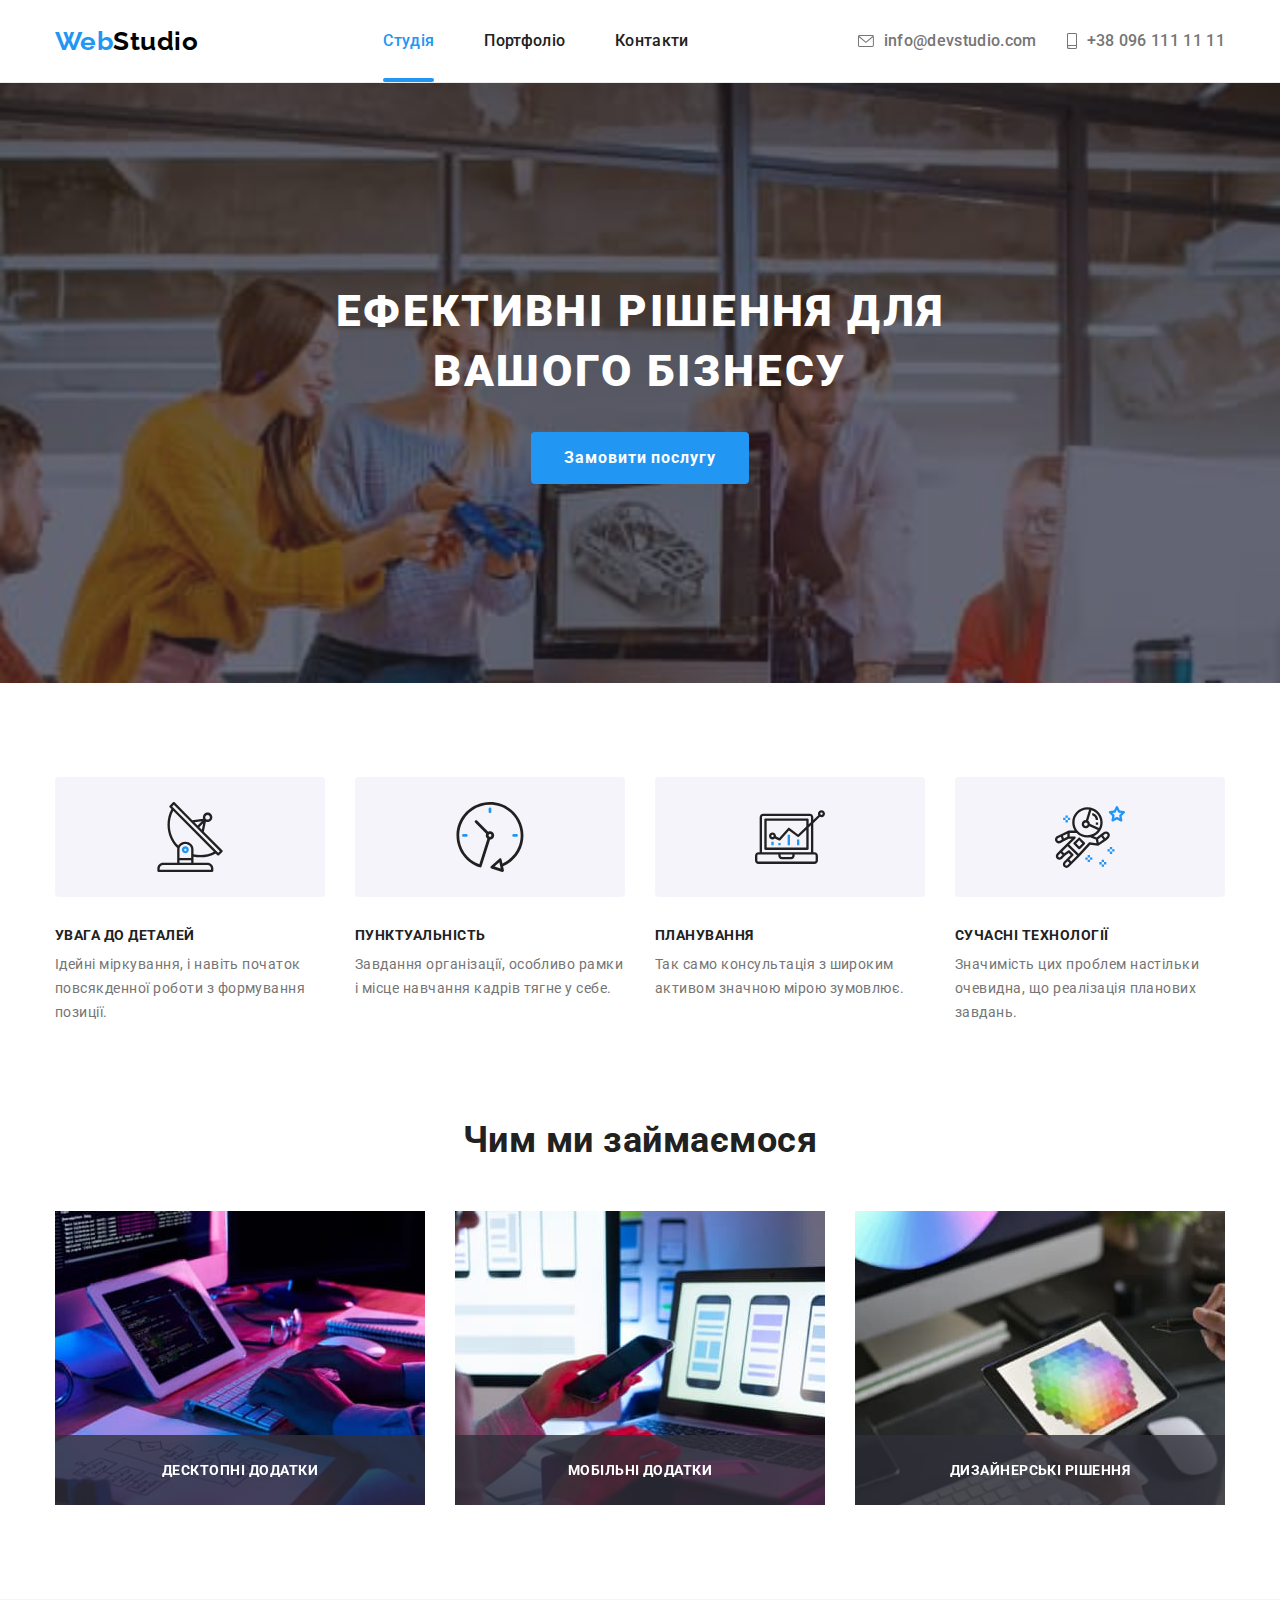
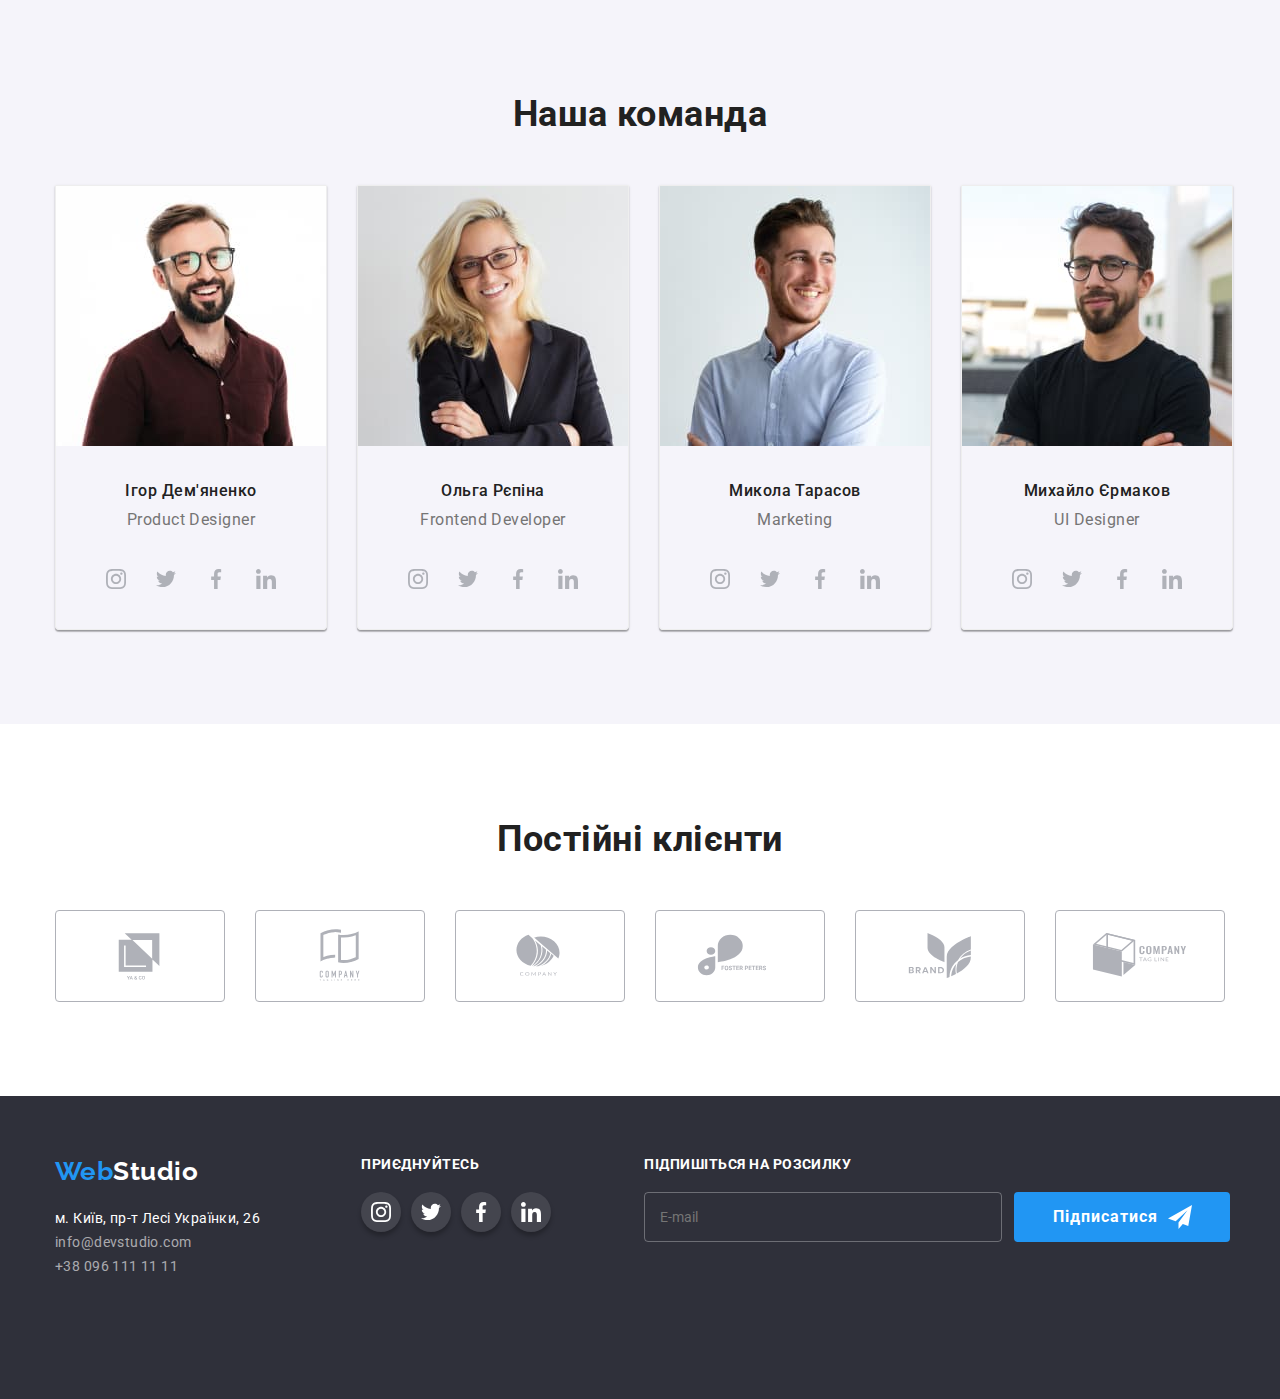
<file: index.html>
<!DOCTYPE html>
<html lang="uk">
<head>
    <meta charset="UTF-8">
    <meta http-equiv="X-UA-Compatible" content="IE=edge">
    <meta name="viewport" content="width=device-width, initial-scale=1.0">
    <title lang="en">WebStudio</title>
    <link href="https://fonts.googleapis.com/css2?family=Raleway:wght@700&family=Roboto:wght@400;500;700;900&display=swap"
    rel="stylesheet">
    <link rel="stylesheet" href="https://cdnjs.cloudflare.com/ajax/libs/modern-normalize/1.1.0/modern-normalize.min.css">
    <link rel="stylesheet" href="./css/main.min.css">
</head>
<body class="page">
    
 <!--Header-->
 <header class="header">
    <div class="container">
        <a href="./index.html" class="logo">
            <p class="logo__text" lang="en"><span class="logo__accent">Web</span>Studio</p> 
        </a>
      <nav class="nav">
        <div class="nav-menu">
          <ul class="nav__list list">
            <li class="nav__item">
              <a class="nav__link nav__link--accent" href="./index.html">Студія</a>
            </li>
            <li class="nav__item"><a class="nav__link" href="./portfolio.html">Портфоліо</a></li>
            <li class="nav__item"><a class="nav__link" href="">Контакти</a></li>
          </ul>
        </div>
      </nav>
      <ul class="address list">
        <li class="address__item">
          <a class="address__link" href="mailto:info@devstudio.com">
            <svg class="address__icons" width="16" height="12">
              <use href="./images/icons.svg#icon-envelope"></use>
            </svg>
            info@devstudio.com
          </a>
        </li>
        <li class="address__item">
          <a class="address__link" href="tel:+380961111111">
            <svg class="address__icons" width="10" height="16">
              <use href="./images/icons.svg#icon-smartphone"></use>
            </svg>
            +38 096 111 11 11
          </a>
        </li>
      </ul>
      <button type="button" class="burger"
          data-menu-button 
          aria-expanded="false"
          aria-controls="mobile-menu">
        <svg width="40" height="40" aria-label="перемикач мобільного меню">
          <use class="burger__icon--open" href="./images/icons.svg#icon-menu_40px"></use>
          <use class="burger__icon--close" href="./images/icons.svg#icon-close_40px"></use>
        </svg>
      </button>
      <div class="mobile-menu" id="mobile-menu" data-menu>
          <div class="mobile-menu__nav">
            <ul class="mobile-menu__list list">
              <li class="mobile-menu__item">
                <a class= "mobile-menu__link mobile-menu__link--current" href="./index.html">Студія</a>
              </li>
              <li class="mobile-menu__item">
                <a class= "mobile-menu__link" href="./portfolio.html">Портфоліо</a>
              </li>
              <li class="mobile-menu__item">
                <a class= "mobile-menu__link" href="">Контакти</a>
              </li>
            </ul>
          </div>
          <div class="mobile-menu__address">
            <ul class="list">
              <li class="mobile-menu__item">
                <a class="mobile-menu__address--blue" href="tel:+380961111111">+38 096 111 11 11</a>
              </li>
              <li class="mobile-menu__item">
                <a class="mobile-menu__address--grey" href="mailto:info@devstudio.com">info@devstudio.com</a>
              </li>
            </ul>
            <ul class="mobile-menu__social--flex list">
              <li class="mobile-menu__social-item">
                <a class="mobile-menu__social-link" href="">Instagram</a>
              </li>
              <li class="mobile-menu__social-item">
                <a class="mobile-menu__social-link" href="">Twitter</a>
              </li>
              <li class="mobile-menu__social-item">
                <a class="mobile-menu__social-link" href="">Facebook</a>
              </li>
              <li class="mobile-menu__social-item">
                <a class="mobile-menu__social-link" href="">LinkedIn</a>
              </li>
            </ul>
          </div>
      </div>
    </div>
  </header>

<main>

        <!-- секція шапка -->
        <section class="hat">
            <div class="container">
            <h1 class="hat__title">Ефективні рішення для вашого бізнесу</h1>
            <button type="button" class="button" data-modal-open>Замовити послугу</button>
            <div class="hat__backdrop is-hidden" data-modal>
                <div class="modal">
                    <button class="button-close" data-modal-close>
                        <svg class="button-close__icon" width="11" height="11">
                            <use href="./images/icons.svg#icon-close"></use>
                        </svg>
                    </button>
                    <form name="form-data" class="modal-form">
                        <p class="modal-form__title">Залиште свої дані, ми вам передзвонимо</p>
                        
                        <div class="modal-form__field">
                        <label class="modal-form__label" for="name">Ім'я</label>
                        <input type="text" name="name" id="name" class="modal-form__input">
                        <svg class="modal-form__icon" widht="18" height="18">
                            <use href="./images/icons.svg#icon-person-black"></use>
                        </svg>
                        </div>

                        <div class="modal-form__field">
                        <label class="modal-form__label" for="tel">Телефон</label>
                        <input type="tel" name="tel" id="tel" class="modal-form__input"/>
                        <svg class="modal-form__icon" widht="18" height="18">
                            <use href="./images/icons.svg#icon-phone-black"></use>
                        </svg>
                        </div>
                        
                        <div class="modal-form__field">
                        <label class="modal-form__label" for="mail">Пошта</label>
                        <input type="email" name="mail" id="mail" class="modal-form__input"/>
                        <svg class="modal-form__icon" widht="18" height="18">
                            <use href="./images/icons.svg#icon-email-black"></use>
                        </svg>
                        </div>

                        <div class="modal-form__field">
                        <label class="modal-form__label" for="feedback">Коментар</label>
                        <textarea class="modal-form__textarea" name="feedback"
                                    id="feedback" rows="5" placeholder="Введіть текст"
                        ></textarea>
                        </div>
                        
                        <div class="modal-form__checkbox">
                        <input type="checkbox" name="policy" id="policy" class="visually-hidden"/>
                        <label class="modal-form__label-checkbox" for="policy">
                        <span class="modal-form__icon-wrapper">
                            <svg class="modal-form__icon-check" widht="16" height="15">
                            <use href="./images/icons.svg#icon-check"></use>
                            </svg>
                        </span>
                        <span class="modal-form__text-agreement">Погоджуюся з розсилкою та приймаю</span>
                            
                        <a href="" class="modal-form__link-checkbox">Умови договору</a></label>
                        </div>
                        
                        <button type="submit" class="button">Відправити</button>
                    </form>
                </div>
            </div>
            </div>
        </section>

<!-- секція особливості -->
        <section class="section-features">
            <div class="container">
            <ul class="section-features__list list">
                <li class="section-features__item">
                    <div class="section-features__tumb">
                    <svg class="section-features__icon" width="70" height="70">
                        <use href="./images/icons.svg#icon-antenna-1-1"></use>
                    </svg>
                    </div>
                    <h3 class="section-features__title">УВАГА ДО ДЕТАЛЕЙ</h3>
                    <p class="section-features__text">Ідейні міркування, і навіть початок повсякденної роботи з формування позиції.</p>
                </li>
                <li class="section-features__item">
                    <div class="section-features__tumb">
                    <svg class="section-features__icon" width="70" height="70">
                        <use href="./images/icons.svg#icon-clock-1-1"></use>
                    </svg>
                    </div>
                    <h3 class="section-features__title">ПУНКТУАЛЬНІСТЬ</h3>
                    <p class="section-features__text">Завдання організації, особливо рамки і місце навчання кадрів тягне у себе.</p>
                </li>
                <li class="section-features__item">
                    <div class="section-features__tumb">
                    <svg class="section-features__icon" width="70" height="70">
                        <use href="./images/icons.svg#icon-diagram-1-1"></use>
                    </svg>
                    </div>
                    <h3 class="section-features__title">ПЛАНУВАННЯ</h3>
                    <p class="section-features__text">Так само консультація з широким активом значною мірою зумовлює.</p>
                </li>
                <li class="section-features__item">
                    <div class="section-features__tumb">
                    <svg class="section-features__icon" width="70" height="70">
                        <use href="./images/icons.svg#icon-astronaut-1-1"></use>
                    </svg>
                    </div>
                    <h3 class="section-features__title">СУЧАСНІ ТЕХНОЛОГІЇ</h3>
                    <p class="section-features__text">Значимість цих проблем настільки очевидна, що реалізація планових завдань.</p>
                </li>
            </ul>
            </div>
        </section>

<!-- секція чим ми займаємося -->
    <div>
        <section class="section-task">
            <div class="container">
            <h2 class="section-task__title">Чим ми займаємося</h2>
            <ul class="section-task__list list">
                <li class="section-task__item">
                    <div class="section-task__thumb">
                        <picture>
                            <source srcset="./images/task-1-desctop-1x.jpg 1x, ./images/task-1-desctop-2x.jpg 2x" media="(min-width: 1200px)">
                            <img src="./images/task-1-desctop-3x.jpg" alt="клавіатура" width="370" height="294"/>
                          </picture>
                        <h3 class="section-task__overlay">ДЕСКТОПНІ ДОДАТКИ</h3>
                    </div>
                    
                </li>
                <li class="section-task__item">
                    <div class="section-task__thumb">
                        <picture>
                            <source srcset="./images/task-2-desctop-1x.jpg 1x, ./images/task-2-desctop-2x.jpg 2x" media="(min-width: 1200px)">
                            <img src="./images/task-2-desctop-3x.jpg" alt="ноутбук" width="370" height="294"/>
                          </picture>
                        <h3 class="section-task__overlay">МОБІЛЬНІ ДОДАТКИ</h3>
                    </div>
                </li>
                <li class="section-task__item">
                    <div class="section-task__thumb">
                        <picture>
                            <source srcset="./images/task-3-desctop-1x.jpg 1x, ./images/task-3-desctop-2x.jpg 2x" media="(min-width: 1200px)">
                            <img src="./images/task-3-desctop-3x.jpg" alt="планшет" width="370" height="294"/>
                          </picture>
                        <h3 class="section-task__overlay">ДИЗАЙНЕРСЬКІ РІШЕННЯ</h3>  
                    </div>
                </li>
            </ul>
            </div>
        </section>
    </div>

<!-- секція наша команда -->
        <section class="section-team">
            <div class="container">
            <h2 class="section-team__title">Наша команда</h2>
            <ul class="section-team__list list">
                <li class="section-team__card">
                    <picture>
                        <source srcset="./images/team-D-desctop-1x.jpg 1x, ./images/team-D-desctop-2x.jpg 2x, ./images/team-D-desctop-3x.jpg 3x" media="(min-width: 1200px)">
                        <source srcset="./images/team-D-tablet-1x.jpg 1x, ./images/team-D-tablet-2x.jpg 2x, ./images/team-D-tablet-3x.jpg 3x" media="(min-width: 768px)">
                        <source srcset="./images/team-D-mobile-1x.jpg 1x, ./images/team-D-mobile-2x.jpg 2x, ./images/team-D-mobile-3x.jpg 3x" media="(max-width: 767px)">
                        <img class="section-team__photo" src="./images/imgd.jpg" alt="Ігор Дем'яненко" width="270" height="260"/>
                      </picture>
                    <h3 class="section-team__name">Ігор Дем'яненко</h3>
                    <p class="section-team__profession" lang="en">Product Designer</p>
                    <ul class="social-icons list">
                        <li class="social-icons__item"><a class="social-icons__link link"> <svg class="social-icons__icon" width="20" height="20"><use href="./images/icons.svg#icon-instagram"></use> </svg> </a></li>
                        <li class="social-icons__item"><a class="social-icons__link link"> <svg class="social-icons__icon" width="20" height="20"><use href="./images/icons.svg#icon-twitter"></use> </svg> </a></li>
                        <li class="social-icons__item"><a class="social-icons__link link"> <svg class="social-icons__icon" width="20" height="20"><use href="./images/icons.svg#icon-facebook"></use> </svg> </a></li>
                        <li class="social-icons__item"><a class="social-icons__link link"> <svg class="social-icons__icon" width="20" height="20"><use href="./images/icons.svg#icon-linkedin"></use> </svg> </a></li>
                    </ul>
                </li>
                <li class="section-team__card">
                    <picture>
                        <source srcset="./images/team-R-desctop-1x.jpg 1x, ./images/team-R-desctop-2x.jpg 2x, ./images/team-R-desctop-3x.jpg 3x" media="(min-width: 1200px)">
                        <source srcset="./images/team-R-tablet-1x.jpg 1x, ./images/team-R-tablet-2x.jpg 2x, ./images/team-R-tablet-3x.jpg 3x" media="(min-width: 768px)">
                        <source srcset="./images/team-R-mobile-1x.jpg 1x, ./images/team-R-mobile-2x.jpg 2x, ./images/team-R-mobile-3x.jpg 3x" media="(max-width: 767px)">
                        <img class="section-team__photo" src="./images/imgr.jpg" alt="Ольга Рєпіна" width="270" height="260"/>
                      </picture>
                    <h3 class="section-team__name">Ольга Рєпіна</h3>
                    <p class="section-team__profession" lang="en">Frontend Developer</p>
                    <ul class="social-icons list">
                        <li class="social-icons__item"><a class="social-icons__link link"> <svg class="social-icons__icon" width="20" height="20"><use href="./images/icons.svg#icon-instagram"></use> </svg> </a></li>
                        <li class="social-icons__item"><a class="social-icons__link link"> <svg class="social-icons__icon" width="20" height="20"><use href="./images/icons.svg#icon-twitter"></use> </svg> </a></li>
                        <li class="social-icons__item"><a class="social-icons__link link"> <svg class="social-icons__icon" width="20" height="20"><use href="./images/icons.svg#icon-facebook"></use> </svg> </a></li>
                        <li class="social-icons__item"><a class="social-icons__link link"> <svg class="social-icons__icon" width="20" height="20"><use href="./images/icons.svg#icon-linkedin"></use> </svg> </a></li>
                    </ul>                
                </li>
                <li class="section-team__card">
                    <picture>
                        <source srcset="./images/team-T-desctop-1x.jpg 1x, ./images/team-T-desctop-2x.jpg 2x, ./images/team-T-desctop-3x.jpg 3x" media="(min-width: 1200px)">
                        <source srcset="./images/team-T-tablet-1x.jpg 1x, ./images/team-T-tablet-2x.jpg 2x, ./images/team-T-tablet-3x.jpg 3x" media="(min-width: 768px)">
                        <source srcset="./images/team-T-mobile-1x.jpg 1x, ./images/team-T-mobile-2x.jpg 2x, ./images/team-T-mobile-3x.jpg 3x" media="(max-width: 767px)">
                        <img class="section-team__photo" src="./images/imgt.jpg" alt="Микола Тарасов" width="270" height="260"/>
                      </picture>
                    <h3 class="section-team__name">Микола Тарасов</h3>
                    <p class="section-team__profession" lang="en">Marketing</p>
                    <ul class="social-icons list">
                        <li class="social-icons__item"><a class="social-icons__link link"> <svg class="social-icons__icon" width="20" height="20"><use href="./images/icons.svg#icon-instagram"></use> </svg> </a></li>
                        <li class="social-icons__item"><a class="social-icons__link link"> <svg class="social-icons__icon" width="20" height="20"><use href="./images/icons.svg#icon-twitter"></use> </svg> </a></li>
                        <li class="social-icons__item"><a class="social-icons__link link"> <svg class="social-icons__icon" width="20" height="20"><use href="./images/icons.svg#icon-facebook"></use> </svg> </a></li>
                        <li class="social-icons__item"><a class="social-icons__link link"> <svg class="social-icons__icon" width="20" height="20"><use href="./images/icons.svg#icon-linkedin"></use> </svg> </a></li>
                    </ul>                
                </li>
                <li class="section-team__card">
                    <picture>
                        <source srcset="./images/team-E-desctop-1x.jpg 1x, ./images/team-E-desctop-2x.jpg 2x, ./images/team-E-desctop-3x.jpg 3x" media="(min-width: 1200px)">
                        <source srcset="./images/team-E-tablet-1x.jpg 1x, ./images/team-E-tablet-2x.jpg 2x, ./images/team-E-tablet-3x.jpg 3x" media="(min-width: 768px)">
                        <source srcset="./images/team-E-mobile-1x.jpg 1x, ./images/team-E-mobile-2x.jpg 2x, ./images/team-E-mobile-3x.jpg 3x" media="(max-width: 767px)">
                        <img class="section-team__photo" src="./images/imge.jpg" alt="Михайло Єрмаков" width="270" height="260"/>
                      </picture>
                    <h3 class="section-team__name">Михайло Єрмаков</h3>
                    <p class="section-team__profession" lang="en">UI Designer</p>
                    <ul class="social-icons list">
                        <li class="social-icons__item"><a class="social-icons__link link"> <svg class="social-icons__icon" width="20" height="20"><use href="./images/icons.svg#icon-instagram"></use> </svg> </a></li>
                        <li class="social-icons__item"><a class="social-icons__link link"> <svg class="social-icons__icon" width="20" height="20"><use href="./images/icons.svg#icon-twitter"></use> </svg> </a></li>
                        <li class="social-icons__item"><a class="social-icons__link link"> <svg class="social-icons__icon" width="20" height="20"><use href="./images/icons.svg#icon-facebook"></use> </svg> </a></li>
                        <li class="social-icons__item"><a class="social-icons__link link"> <svg class="social-icons__icon" width="20" height="20"><use href="./images/icons.svg#icon-linkedin"></use> </svg> </a></li>
                    </ul>                
                </li>
            </ul>
            </div>
        </section>

<!-- постійні клієнти -->
    <section class="section-clients">
        <div class="container">
        <h2 class="section-clients__title">Постійні клієнти</h2>
        <ul class="section-clients__list list">
            <li class="section-clients__tumb">
               <a class="section-clients__link link" href=""> <svg class="section-clients__icon" width="106" height="60"><use href="./images/icons.svg#icon-logofirst"></use> </svg> </a> 
            </li>
            <li class="section-clients__tumb">
                <a class="section-clients__link link" href=""> <svg class="section-clients__icon" width="106" height="60"><use href="./images/icons.svg#icon-logosecond"></use> </svg> </a> 
             </li>
             <li class="section-clients__tumb">
                <a class="section-clients__link link" href=""> <svg class="section-clients__icon" width="106" height="60"><use href="./images/icons.svg#icon-logothird"></use> </svg> </a> 
             </li>
             <li class="section-clients__tumb">
                <a class="section-clients__link link" href=""> <svg class="section-clients__icon" width="106" height="60"><use href="./images/icons.svg#icon-logofourth"></use> </svg> </a> 
             </li>
             <li class="section-clients__tumb">
                <a class="section-clients__link link" href=""> <svg class="section-clients__icon" width="106" height="60"><use href="./images/icons.svg#icon-logofifth"></use> </svg> </a> 
             </li>
             <li class="section-clients__tumb">
                <a class="section-clients__link link" href=""> <svg class="section-clients__icon" width="106" height="60"><use href="./images/icons.svg#icon-logosixth"></use> </svg> </a> 
             </li>           
        </ul>
        </div>
    </section>
</main>

        <!-- підвал -->
<footer class="footer">
    <div class="container">
    <div class="footer__box-top">
        <div class="footer__box-address">
        <a href="./index.html" class="logo">
        <p class="logo__text logo__text--inverse" lang="en"><span class="logo__accent">Web</span>Studio</p>
        </a>
        <address>
        <ul class="footer__address list">
            <li><a href="https://goo.gl/maps/oi5dctWAaHmV79sj6" target="_blank" rel="noopener noreferrer nofollow" class="footer__post">м. Київ, пр-т Лесі Українки, 26</a></li>
            <li><a href="mailto:info@devstudio.com" class="footer__contacts">info@devstudio.com</a></li>
            <li><a href="tel:+380961111111" class="footer__contacts">+38 096 111 11 11</a></li>
        </ul>
        </address>
        </div>
        <div class="footer__box-invite">
            <h3 class="footer__title">ПРИЄДНУЙТЕСЬ</h3>
            <ul class="footer__social-icons list">
                <li class="footer__social-item"><a class="footer__social-link link"> <svg class="footer__social-icon" width="20" height="20"><use href="./images/icons.svg#icon-instagram"></use> </svg> </a></li>
                <li class="footer__social-item"><a class="footer__social-link link"> <svg class="footer__social-icon" width="20" height="20"><use href="./images/icons.svg#icon-twitter"></use> </svg> </a></li>
                <li class="footer__social-item"><a class="footer__social-link link"> <svg class="footer__social-icon" width="20" height="20"><use href="./images/icons.svg#icon-facebook"></use> </svg> </a></li>
                <li class="footer__social-item"><a class="footer__social-link link"> <svg class="footer__social-icon" width="20" height="20"><use href="./images/icons.svg#icon-linkedin"></use> </svg> </a></li>
            </ul>
        </div>
    </div>
        <div class="footer__box-spam">
            <h3 class="footer__title">ПІДПИШІТЬСЯ НА РОЗСИЛКУ</h3>
        <div class="footer__feedback">
        <label for="mail"></label>
        <input type="email" name="mail" id="mail" class="footer__input" placeholder="E-mail"/>
        <button type="submit" class="button">Підписатися
            <svg class="footer__icon-fly" width="24" height="24">
                <use href="./images/icons.svg#icon-send"></use>
            </svg> 
        </button>
        </div>
        </div>
        </div>
    </div>
</footer>
<script src="./js/modal.js"></script>
<script src="./js/menu.js"></script> 
</body>
</html>
</file>
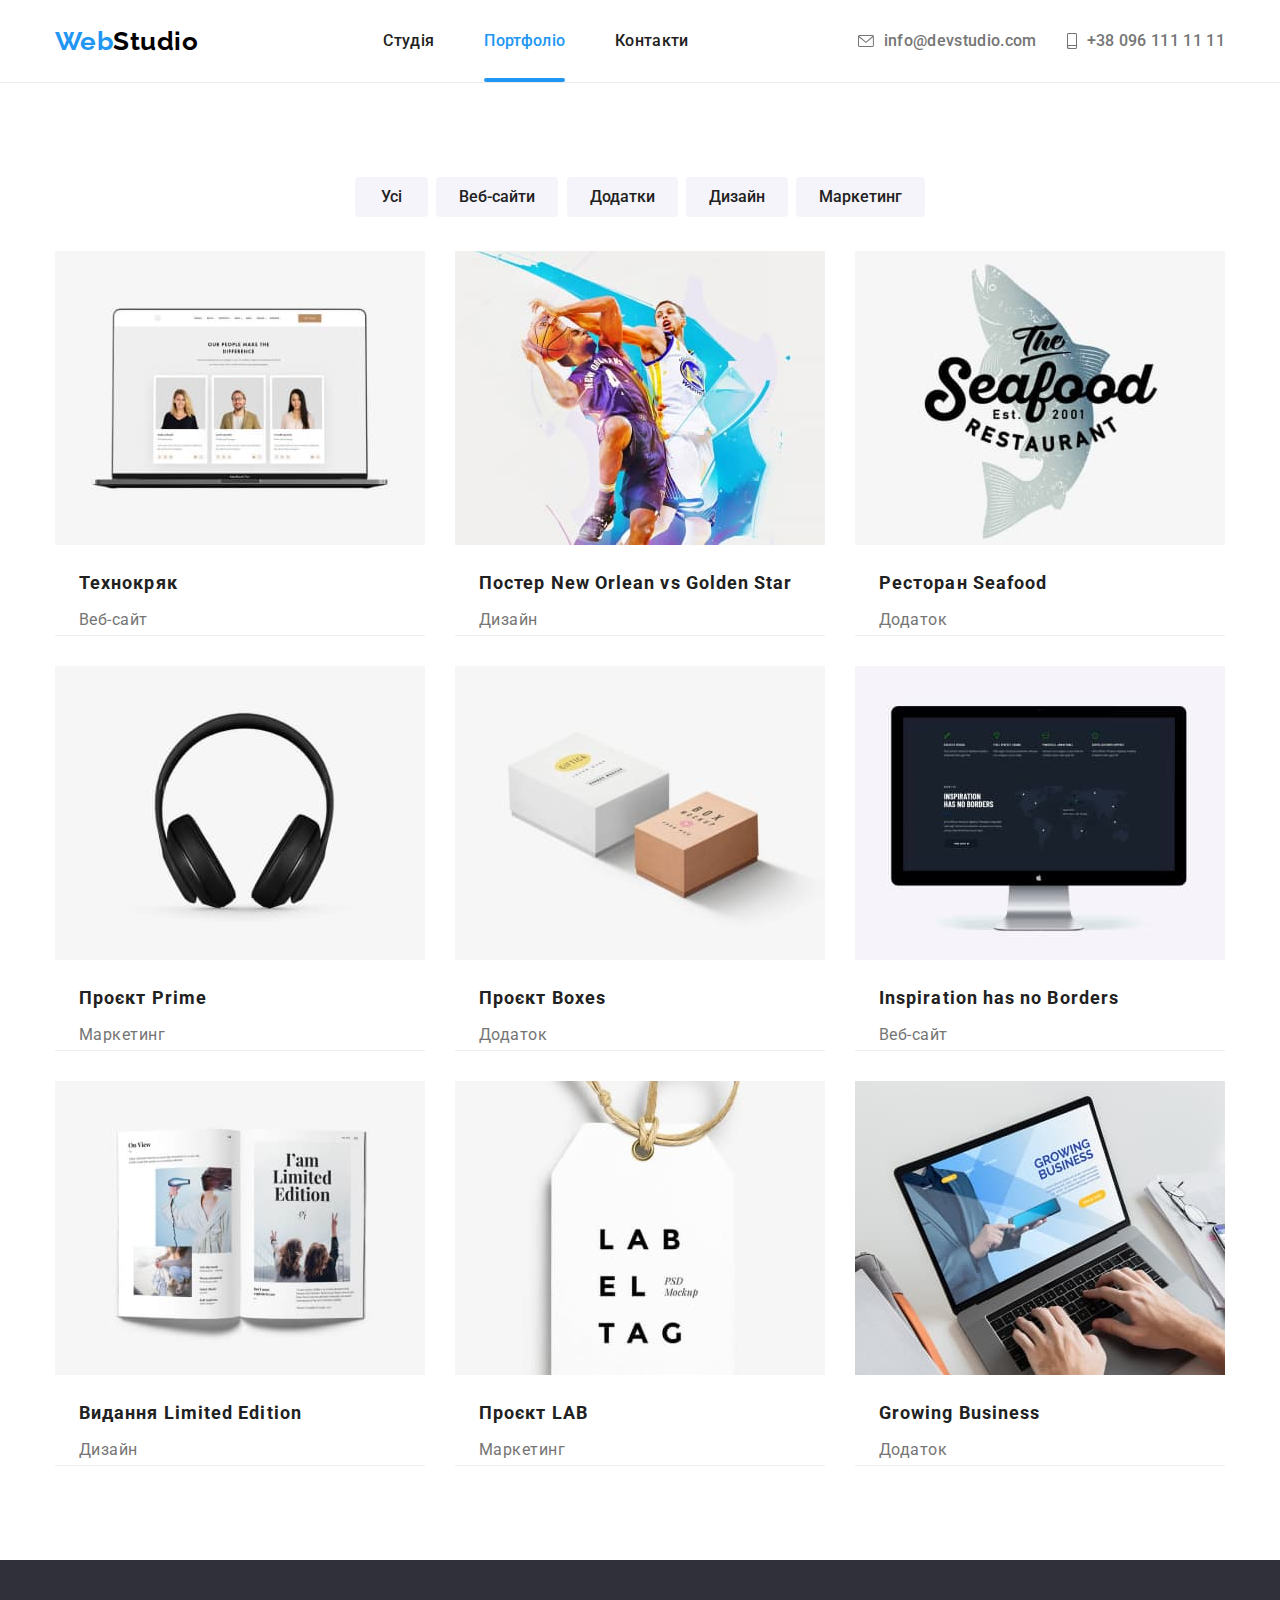
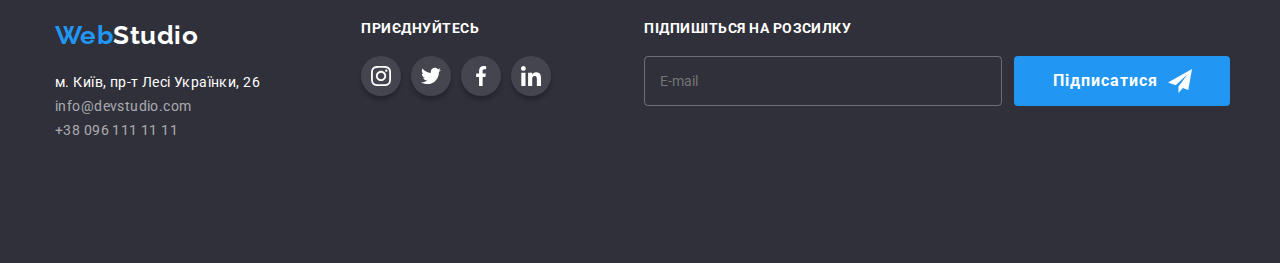
<file: portfolio.html>
<!DOCTYPE html>
<html lang="uk">
<head>
    <meta charset="UTF-8">
    <meta http-equiv="X-UA-Compatible" content="IE=edge">
    <meta name="viewport" content="width=device-width, initial-scale=1.0">
    <title lang="en">WebStudio</title>
    <link href="https://fonts.googleapis.com/css2?family=Raleway:wght@700&family=Roboto:wght@400;500;700;900&display=swap"
    rel="stylesheet">
    <link rel="stylesheet" href="https://cdnjs.cloudflare.com/ajax/libs/modern-normalize/1.1.0/modern-normalize.min.css">
    <link rel="stylesheet" href="./css/main.min.css">
</head>
<body class="page">
    <header class="header">
        <div class="container">
            <a href="./index.html" class="logo">
                <p class="logo__text" lang="en"><span class="logo__accent">Web</span>Studio</p> 
            </a>
          <nav class="nav">
            <div class="nav-menu">
              <ul class="nav__list list">
                <li class="nav__item">
                  <a class="nav__link" href="./index.html">Студія</a>
                </li>
                <li class="nav__item"><a class="nav__link nav__link--accent" href="./portfolio.html">Портфоліо</a></li>
                <li class="nav__item"><a class="nav__link" href="">Контакти</a></li>
              </ul>
            </div>
          </nav>
          <ul class="address list">
            <li class="address__item">
              <a class="address__link" href="mailto:info@devstudio.com">
                <svg class="address__icons" width="16" height="12">
                  <use href="./images/icons.svg#icon-envelope"></use>
                </svg>
                info@devstudio.com
              </a>
            </li>
            <li class="address__item">
              <a class="address__link" href="tel:+380961111111">
                <svg class="address__icons" width="10" height="16">
                  <use href="./images/icons.svg#icon-smartphone"></use>
                </svg>
                +38 096 111 11 11
              </a>
            </li>
          </ul>
          <button type="button" class="burger"
              data-menu-button 
              aria-expanded="false"
              aria-controls="mobile-menu">
            <svg width="40" height="40" aria-label="перемикач мобільного меню">
              <use class="burger__icon--open" href="./images/icons.svg#icon-menu_40px"></use>
              <use class="burger__icon--close" href="/images/icons.svg#icon-close_40px"></use>
            </svg>
          </button>
          <div class="mobile-menu" id="mobile-menu" data-menu>
              <div class="mobile-menu__nav">
                <ul class="mobile-menu__list list">
                  <li class="mobile-menu__item">
                    <a class= "mobile-menu__link mobile-menu__link--current" href="./index.html">Студія</a>
                  </li>
                  <li class="mobile-menu__item">
                    <a class= "mobile-menu__link" href="./portfolio.html">Портфоліо</a>
                  </li>
                  <li class="mobile-menu__item">
                    <a class= "mobile-menu__link" href="">Контакти</a>
                  </li>
                </ul>
              </div>
              <div class="mobile-menu__address">
                <ul class="list">
                  <li class="mobile-menu__item">
                    <a class="mobile-menu__address--blue" href="tel:+380961111111">+38 096 111 11 11</a>
                  </li>
                  <li class="mobile-menu__item">
                    <a class="mobile-menu__address--grey" href="mailto:info@devstudio.com">info@devstudio.com</a>
                  </li>
                </ul>
                <ul class="mobile-menu__social--flex list">
                  <li class="mobile-menu__social-item">
                    <a class="mobile-menu__social-link" href="">Instagram</a>
                  </li>
                  <li class="mobile-menu__social-item">
                    <a class="mobile-menu__social-link" href="">Twitter</a>
                  </li>
                  <li class="mobile-menu__social-item">
                    <a class="mobile-menu__social-link" href="">Facebook</a>
                  </li>
                  <li class="mobile-menu__social-item">
                    <a class="mobile-menu__social-link" href="">LinkedIn</a>
                  </li>
                </ul>
              </div>
          </div>
        </div>
      </header>
    <main>
        <h1 class="visually-hidden">Цього заголовку не має</h1>
        <h2 class="visually-hidden">Цього заголовку не має</h2>
            <section class="portfolio-section">
                <div class="container">
                <!-- список фільтр -->
                    <ul class="filter list">
                        <li class="filter__item">
                            <button type="button" class="filter__button">Усі</button>
                        </li>
                        <li class="filter__item">
                            <button type="button" class="filter__button">Веб-сайти</button>
                        </li>
                        <li class="filter__item">
                            <button type="button" class="filter__button">Додатки</button>
                        </li>
                        <li class="filter__item">
                            <button type="button" class="filter__button">Дизайн</button>
                        </li>
                        <li class="filter__item">
                            <button type="button" class="filter__button">Маркетинг</button>
                        </li>
                    </ul>
                <!-- портфоліо -->
                <ul class="portfolio list">
                    <li class="portfolio__card">
                        <a href="">
                            <div class="portfolio__card-thumb">
                            <img src="./images/imgtehnokryak.jpg" alt="Наші люди" width="370" height="294"/>
                            <p class="portfolio__card-overlay">Ресурс пропонує комплексні пропозиції з різним рівнем функціоналу та сервісів. Все це дозволить відвідувачу отримати вичерпні відомості про компанію чи приватну особу.</p>
                            </div>
                            <h3 class="portfolio__title">Технокряк</h3>
                            <p class="portfolio__text">Веб-сайт</p>
                        </a>
                        
                    </li>
                    <li class="portfolio__card">
                        <a href="">
                            <div class="portfolio__card-thumb">
                            <img src="./images/imgposter.jpg" alt="Постер" width="370" height="294"/>
                            <p class="portfolio__card-overlay">Ресурс пропонує комплексні пропозиції з різним рівнем функціоналу та сервісів. Все це дозволить відвідувачу отримати вичерпні відомості про компанію чи приватну особу.</p>
                            </div>
                            <h3 class="portfolio__title">Постер New Orlean vs Golden Star</h3>
                            <p class="portfolio__text">Дизайн</p>
                        </a>
                    </li>
                    <li class="portfolio__card"> 
                        <a href="">
                            <div class="portfolio__card-thumb">
                            <img src="./images/imgseafood.jpg" alt="Афіша Ресторану" width="370" height="294"/>
                            <p class="portfolio__card-overlay">Ресурс пропонує комплексні пропозиції з різним рівнем функціоналу та сервісів. Все це дозволить відвідувачу отримати вичерпні відомості про компанію чи приватну особу.</p>
                            </div>
                            <h3 class="portfolio__title">Ресторан Seafood</h3>
                            <p class="portfolio__text">Додаток</p>
                        </a>
                    </li>
                    <li class="portfolio__card">
                        <a href="">
                            <div class="portfolio__card-thumb">   
                            <img src="./images/imgprime.jpg" alt="Навушники" width="370" height="294"/>
                            <p class="portfolio__card-overlay">Ресурс пропонує комплексні пропозиції з різним рівнем функціоналу та сервісів. Все це дозволить відвідувачу отримати вичерпні відомості про компанію чи приватну особу.</p>
                            </div>
                            <h3 class="portfolio__title">Проєкт Prime</h3>
                            <p class="portfolio__text">Маркетинг</p>
                        </a>
                    </li>
                    <li class="portfolio__card">
                        <a href="">
                            <div class="portfolio__card-thumb">
                            <img src="./images/imgboxes.jpg" alt="Коробки" width="370" height="294"/>
                            <p class="portfolio__card-overlay">Ресурс пропонує комплексні пропозиції з різним рівнем функціоналу та сервісів. Все це дозволить відвідувачу отримати вичерпні відомості про компанію чи приватну особу.</p>
                            </div>
                            <h3 class="portfolio__title">Проєкт Boxes</h3>
                            <p class="portfolio__text">Додаток</p>
                        </a>
                    </li>
                    <li class="portfolio__card">
                        <a href="">
                            <div class="portfolio__card-thumb">
                            <img src="./images/imginspiration.jpg" alt="Монітор" width="370" height="294"/>
                            <p class="portfolio__card-overlay">Ресурс пропонує комплексні пропозиції з різним рівнем функціоналу та сервісів. Все це дозволить відвідувачу отримати вичерпні відомості про компанію чи приватну особу.</p>
                            </div>
                            <h3 class="portfolio__title">Inspiration has no Borders</h3>
                            <p class="portfolio__text">Веб-сайт</p>
                        </a>
                    </li>
                    <li class="portfolio__card">
                        <a href="">
                            <div class="portfolio__card-thumb">
                            <img src="./images/imglimitededition.jpg" alt="Книга" width="370" height="294"/>
                            <p class="portfolio__card-overlay">Ресурс пропонує комплексні пропозиції з різним рівнем функціоналу та сервісів. Все це дозволить відвідувачу отримати вичерпні відомості про компанію чи приватну особу.</p>
                            </div>
                            <h3 class="portfolio__title">Видання Limited Edition</h3>
                            <p class="portfolio__text">Дизайн</p>
                        </a>
                    </li>
                    <li class="portfolio__card">
                        <a href="">
                            <div class="portfolio__card-thumb">
                            <img src="./images/imglab.jpg" alt="Етикетка" width="370" height="294"/>
                            <p class="portfolio__card-overlay">Ресурс пропонує комплексні пропозиції з різним рівнем функціоналу та сервісів. Все це дозволить відвідувачу отримати вичерпні відомості про компанію чи приватну особу.</p>
                            </div>
                            <h3 class="portfolio__title">Проєкт LAB</h3>
                            <p class="portfolio__text">Маркетинг</p>
                        </a>
                    </li>
                    <li class="portfolio__card">
                        <a href="">
                            <div class="portfolio__card-thumb">
                            <img src="./images/imggrowingbusiness.jpg" alt="Ноутбук" width="370" height="294"/>
                            <p class="portfolio__card-overlay">Ресурс пропонує комплексні пропозиції з різним рівнем функціоналу та сервісів. Все це дозволить відвідувачу отримати вичерпні відомості про компанію чи приватну особу.</p>
                            </div>
                            <h3 class="portfolio__title">Growing Business</h3>
                            <p class="portfolio__text">Додаток</p>
                        </a>
                    </li>
                </ul>
                </div>
            </section>
    </main>
<!-- підвал -->
<footer class="footer">
    <div class="container">
    <div class="footer__box-top">
        <div class="footer__box-address">
        <a href="./index.html" class="logo">
        <p class="logo__text logo__text--inverse" lang="en"><span class="logo__accent">Web</span>Studio</p>
        </a>
        <address>
        <ul class="footer__address list">
            <li><a href="https://goo.gl/maps/oi5dctWAaHmV79sj6" target="_blank" rel="noopener noreferrer nofollow" class="footer__post">м. Київ, пр-т Лесі Українки, 26</a></li>
            <li><a href="mailto:info@devstudio.com" class="footer__contacts">info@devstudio.com</a></li>
            <li><a href="tel:+380961111111" class="footer__contacts">+38 096 111 11 11</a></li>
        </ul>
        </address>
        </div>
        <div class="footer__box-invite">
            <h3 class="footer__title">ПРИЄДНУЙТЕСЬ</h3>
            <ul class="footer__social-icons list">
                <li class="footer__social-item"><a class="footer__social-link link"> <svg class="footer__social-icon" width="20" height="20"><use href="./images/icons.svg#icon-instagram"></use> </svg> </a></li>
                <li class="footer__social-item"><a class="footer__social-link link"> <svg class="footer__social-icon" width="20" height="20"><use href="./images/icons.svg#icon-twitter"></use> </svg> </a></li>
                <li class="footer__social-item"><a class="footer__social-link link"> <svg class="footer__social-icon" width="20" height="20"><use href="./images/icons.svg#icon-facebook"></use> </svg> </a></li>
                <li class="footer__social-item"><a class="footer__social-link link"> <svg class="footer__social-icon" width="20" height="20"><use href="./images/icons.svg#icon-linkedin"></use> </svg> </a></li>
            </ul>
        </div>
    </div>
        <div class="footer__box-spam">
            <h3 class="footer__title">ПІДПИШІТЬСЯ НА РОЗСИЛКУ</h3>
        <div class="footer__feedback">
        <label for="mail"></label>
        <input type="email" name="mail" id="mail" class="footer__input" placeholder="E-mail"/>
        <button type="submit" class="button">Підписатися
            <svg class="footer__icon-fly" width="24" height="24">
                <use href="./images/icons.svg#icon-send"></use>
            </svg> 
        </button>
        </div>
        </div>
        </div>
    </div>
</footer> 
</body>

</html>
</file>
<file: css/main.min.css>
body{background-color:#fff;color:#212121;font-family:Roboto,sans-serif;letter-spacing:.03em}.container{margin-left:auto;margin-right:auto;padding-left:15px;padding-right:15px}@media screen and (min-width: 480px){.container{width:480px}}@media screen and (min-width: 768px){.container{width:768px}}@media screen and (min-width: 1200px){.container{width:1200px}}h1,h2,h3,p,ul{margin:0;padding:0}a{text-decoration:none}.list{list-style:none;margin-top:0;margin-bottom:0}.visually-hidden{position:absolute;width:1px;height:1px;margin:-1px;border:0;padding:0;white-space:nowrap;-webkit-clip-path:inset(100%);clip-path:inset(100%);clip:rect(0 0 0 0);overflow:hidden}.button{color:#fff;background-color:#2196f3;font-family:inherit;font-weight:700;font-size:16px;line-height:1.88;letter-spacing:.06em;cursor:pointer;display:inline-block;border:1px solid rgba(0,0,0,0);border-radius:4px;padding:10px 32px;min-width:216px;text-align:center}.nav{display:none}@media screen and (min-width: 768px){.nav{display:-webkit-box;display:-ms-flexbox;display:flex;-webkit-box-align:center;-ms-flex-align:center;align-items:center}}@media screen and (min-width: 1200px){.nav{margin-left:92px}}.nav__list{display:-webkit-box;display:-ms-flexbox;display:flex}.nav__list .nav__item:not(:last-child){margin-right:50px}.nav-menu{display:-webkit-box;display:-ms-flexbox;display:flex;-webkit-box-align:center;-ms-flex-align:center;align-items:center;-webkit-box-pack:center;-ms-flex-pack:center;justify-content:center}.nav__link{color:#212121;font-weight:500;line-height:1.14;letter-spacing:.02em;display:block;padding-top:32px;padding-bottom:32px;-webkit-transition:color 250ms cubic-bezier(0.4, 0, 0.2, 1);transition:color 250ms cubic-bezier(0.4, 0, 0.2, 1)}.nav__link:hover,.nav__link:focus{color:#2196f3}.nav__link--accent{color:#2196f3;position:relative}.nav__link--accent::before{content:"";position:absolute;bottom:0;left:0;width:100%;height:4px;background-color:#2196f3;border-radius:2px}.address{display:none}@media screen and (min-width: 768px){.address{display:block}}@media screen and (min-width: 1200px){.address{display:-webkit-box;display:-ms-flexbox;display:flex;-webkit-box-orient:horizontal;-webkit-box-direction:normal;-ms-flex-direction:row;flex-direction:row;-webkit-box-align:center;-ms-flex-align:center;align-items:center;-webkit-box-pack:center;-ms-flex-pack:center;justify-content:center;margin-left:auto}}.address__item:not(:last-child){margin-bottom:10px}@media screen and (min-width: 1200px){.address__item:not(:last-child){margin-right:30px;margin-bottom:0px}}.address__link{font-weight:500;line-height:1.14;letter-spacing:.02em;color:#757575;-webkit-transition:color 250ms cubic-bezier(0.4, 0, 0.2, 1);transition:color 250ms cubic-bezier(0.4, 0, 0.2, 1)}.address__link:hover,.address__link:focus{color:#2196f3}@media screen and (min-width: 1200px){.address__link{display:-webkit-box;display:-ms-flexbox;display:flex;-webkit-box-align:center;-ms-flex-align:center;align-items:center;-webkit-box-pack:center;-ms-flex-pack:center;justify-content:center}}.address__icons{margin-right:10px;fill:#757575;-webkit-transition:fill 250ms cubic-bezier(0.4, 0, 0.2, 1);transition:fill 250ms cubic-bezier(0.4, 0, 0.2, 1)}.address__link:hover .address__icons,.address__link:focus .address__icons{fill:#2196f3}.header{position:relative;border-bottom:1px solid #ececec}.header .container{display:-webkit-box;display:-ms-flexbox;display:flex;-webkit-box-pack:justify;-ms-flex-pack:justify;justify-content:space-between;-webkit-box-align:center;-ms-flex-align:center;align-items:center}@media screen and (min-width: 1200px){.header .container{-webkit-box-pack:start;-ms-flex-pack:start;justify-content:flex-start}}.burger{position:relative;z-index:9999;padding:0;margin-left:auto;border:none;background-color:rgba(0,0,0,0)}@media screen and (min-width: 768px){.burger{display:none}}.burger__icon--close{display:none}.burger.is-open{position:fixed;top:10px;right:15px}.burger.is-open .burger__icon--open{display:none}.burger.is-open .burger__icon--close{display:block}.mobile-menu{position:fixed;display:none;-webkit-box-orient:vertical;-webkit-box-direction:normal;-ms-flex-direction:column;flex-direction:column;z-index:1;width:100vw;height:100vh;padding:48px 40px;top:0;left:0;-webkit-transform:translateX(-100%);transform:translateX(-100%);-webkit-transition:-webkit-transform 250ms linear 250ms;transition:-webkit-transform 250ms linear 250ms;transition:transform 250ms linear 250ms;transition:transform 250ms linear 250ms, -webkit-transform 250ms linear 250ms;background:#fff}.mobile-menu.is-open{display:-webkit-box;display:-ms-flexbox;display:flex;-webkit-transform:translateX(0);transform:translateX(0);-webkit-box-pack:justify;-ms-flex-pack:justify;justify-content:space-between}.mobile-menu__link{color:#212121;font-weight:500;font-size:40px;line-height:1.18;text-align:center;letter-spacing:.02em;-webkit-transition:color 250ms cubic-bezier(0.4, 0, 0.2, 1);transition:color 250ms cubic-bezier(0.4, 0, 0.2, 1)}.mobile-menu__link:hover,.mobile-menu__link:focus{color:#2196f3}.mobile-menu__link--current{color:#2196f3;position:relative;display:inline-block;padding-bottom:5px}.mobile-menu__link--current::before{content:"";position:absolute;bottom:0;left:0;width:100%;height:4px;background-color:#2196f3;border-radius:2px}.mobile-menu__address{-webkit-box-pack:end;-ms-flex-pack:end;justify-content:flex-end}.mobile-menu__item{margin-bottom:32px}.mobile-menu__address--blue{margin-bottom:50px;font-weight:500;font-size:34px;letter-spacing:.02em;color:#2196f3}.mobile-menu__address--grey{font-weight:500;font-size:24px;line-height:28px;letter-spacing:.02em;color:#757575}.mobile-menu__social--flex{display:-webkit-box;display:-ms-flexbox;display:flex}.mobile-menu__social--flex:not(:last-child){padding-right:20px}.mobile-menu__social-item:not(:last-child){padding-right:10px;border-right:1px solid rgba(33,33,33,.2)}.mobile-menu__social-item:not(:first-child){padding-left:10px}.mobile-menu__social-link{font-weight:500;font-size:18px;line-height:1.22;letter-spacing:.02em;color:#2196f3}.hat{display:-webkit-box;display:-ms-flexbox;display:flex;-webkit-box-orient:vertical;-webkit-box-direction:normal;-ms-flex-direction:column;flex-direction:column;-webkit-box-align:center;-ms-flex-align:center;align-items:center;-webkit-box-pack:center;-ms-flex-pack:center;justify-content:center;background-color:#2f303a;text-align:center;padding-top:118px;padding-bottom:118px;max-width:480px;height:400px;margin:0 auto;background-size:cover;background-image:-webkit-gradient(linear, left top, left bottom, from(rgba(47, 48, 58, 0.4)), to(rgba(47, 48, 58, 0.4))),url(../images/hero-mobile-1x.jpg);background-image:linear-gradient(rgba(47, 48, 58, 0.4), rgba(47, 48, 58, 0.4)),url(../images/hero-mobile-1x.jpg)}@media(min-device-pixel-ratio: 2),(-webkit-min-device-pixel-ratio: 2),(min-resolution: 192dpi),(min-resolution: 2dppx){.hat{background-image:-webkit-gradient(linear, left top, right top, from(rgba(47, 48, 58, 0.4)), to(rgba(47, 48, 58, 0.4))),url(../images/hero-mobile-2x.jpg);background-image:linear-gradient(to right, rgba(47, 48, 58, 0.4), rgba(47, 48, 58, 0.4)),url(../images/hero-mobile-2x.jpg)}}@media(min-device-pixel-ratio: 3),(-webkit-min-device-pixel-ratio: 3),(min-resolution: 288dpi),(min-resolution: 3dppx){.hat{background-image:-webkit-gradient(linear, left top, right top, from(rgba(47, 48, 58, 0.4)), to(rgba(47, 48, 58, 0.4))),url(../images/hero-mobile-3x.jpg);background-image:linear-gradient(to right, rgba(47, 48, 58, 0.4), rgba(47, 48, 58, 0.4)),url(../images/hero-mobile-3x.jpg)}}@media screen and (min-width: 768px){.hat{max-width:768px}}@media screen and (min-width: 768px)and (min-device-pixel-ratio: 2),screen and (min-width: 768px)and (-webkit-min-device-pixel-ratio: 2),screen and (min-width: 768px)and (min-resolution: 192dpi),screen and (min-width: 768px)and (min-resolution: 2dppx){.hat{background-image:-webkit-gradient(linear, left top, right top, from(rgba(47, 48, 58, 0.4)), to(rgba(47, 48, 58, 0.4))),url(../images/hero-tablet-2x.jpg);background-image:linear-gradient(to right, rgba(47, 48, 58, 0.4), rgba(47, 48, 58, 0.4)),url(../images/hero-tablet-2x.jpg)}}@media screen and (min-width: 768px)and (min-device-pixel-ratio: 3),screen and (min-width: 768px)and (-webkit-min-device-pixel-ratio: 3),screen and (min-width: 768px)and (min-resolution: 288dpi),screen and (min-width: 768px)and (min-resolution: 3dppx){.hat{background-image:-webkit-gradient(linear, left top, right top, from(rgba(47, 48, 58, 0.4)), to(rgba(47, 48, 58, 0.4))),url(../images/hero-tablet-3x.jpg);background-image:linear-gradient(to right, rgba(47, 48, 58, 0.4), rgba(47, 48, 58, 0.4)),url(../images/hero-tablet-3x.jpg)}}@media screen and (min-width: 1200px){.hat{padding-top:200px;padding-bottom:200px;max-width:1600px;height:600px}}@media screen and (min-width: 1200px)and (min-device-pixel-ratio: 2),screen and (min-width: 1200px)and (-webkit-min-device-pixel-ratio: 2),screen and (min-width: 1200px)and (min-resolution: 192dpi),screen and (min-width: 1200px)and (min-resolution: 2dppx){.hat{background-image:-webkit-gradient(linear, left top, right top, from(rgba(47, 48, 58, 0.4)), to(rgba(47, 48, 58, 0.4))),url(../images/hero-desctop-2x.jpg);background-image:linear-gradient(to right, rgba(47, 48, 58, 0.4), rgba(47, 48, 58, 0.4)),url(../images/hero-desctop-2x.jpg)}}@media screen and (min-width: 1200px)and (min-device-pixel-ratio: 3),screen and (min-width: 1200px)and (-webkit-min-device-pixel-ratio: 3),screen and (min-width: 1200px)and (min-resolution: 288dpi),screen and (min-width: 1200px)and (min-resolution: 3dppx){.hat{background-image:-webkit-gradient(linear, left top, right top, from(rgba(47, 48, 58, 0.4)), to(rgba(47, 48, 58, 0.4))),url(../images/hero-desctop-3x.jpg);background-image:linear-gradient(to right, rgba(47, 48, 58, 0.4), rgba(47, 48, 58, 0.4)),url(../images/hero-desctop-3x.jpg)}}.hat__title{color:#fff;font-weight:900;font-size:26px;line-height:1.62;letter-spacing:.06em;text-transform:uppercase;margin-top:0;margin-bottom:30px;width:360px;text-align:center;margin-right:auto;margin-left:auto}@media screen and (min-width: 1200px){.hat__title{font-size:44px;line-height:1.36;width:696px}}.logo{font-family:Raleway,cursive;font-weight:700;font-size:24px;line-height:1.17}.logo__accent{color:#2196f3}@media screen and (min-width: 1200px){.logo{font-size:26px;line-height:1.19;margin-right:93px}}.logo__text{color:#000;margin:auto;-webkit-transition:color 250ms cubic-bezier(0.4, 0, 0.2, 1);transition:color 250ms cubic-bezier(0.4, 0, 0.2, 1)}.logo__text:hover{color:#2196f3}.logo__text--inverse{color:#fff;-webkit-transition:color 250ms cubic-bezier(0.4, 0, 0.2, 1);transition:color 250ms cubic-bezier(0.4, 0, 0.2, 1)}.logo__text--inverse:hover{color:#2196f3}.hat__backdrop.is-hidden{opacity:0;pointer-events:none}.hat__backdrop{position:fixed;top:0;left:0;width:100%;height:100%;background-color:rgba(0,0,0,.2);opacity:1;visibility:visible;overflow-y:scroll;-webkit-transition:opacity 250ms cubic-bezier(0.4, 0, 0.2, 1);transition:opacity 250ms cubic-bezier(0.4, 0, 0.2, 1)}.hat__backdrop.is-hidden .modal{-webkit-transform:translate(-50%, -50%) scale(0.9);transform:translate(-50%, -50%) scale(0.9)}.modal{position:absolute;top:50%;left:50%;width:450px;-webkit-transform:translate(-50%, -50%) scale(1);transform:translate(-50%, -50%) scale(1);-webkit-transition:-webkit-transform 250ms cubic-bezier(0.4, 0, 0.2, 1);transition:-webkit-transform 250ms cubic-bezier(0.4, 0, 0.2, 1);transition:transform 250ms cubic-bezier(0.4, 0, 0.2, 1);transition:transform 250ms cubic-bezier(0.4, 0, 0.2, 1), -webkit-transform 250ms cubic-bezier(0.4, 0, 0.2, 1);background-color:#fff;border-radius:4px}@media screen and (min-width: 1200px){.modal{width:528px}}.button-close{position:absolute;top:8px;right:8px;display:-webkit-box;display:-ms-flexbox;display:flex;-webkit-box-pack:center;-ms-flex-pack:center;justify-content:center;-webkit-box-align:center;-ms-flex-align:center;align-items:center;width:30px;height:30px;border:1px solid rgba(0,0,0,.1);border-radius:50%;background:rgba(0,0,0,0);padding:9px;z-index:1;-webkit-transition:background-color 250ms cubic-bezier(0.4, 0, 0.2, 1);transition:background-color 250ms cubic-bezier(0.4, 0, 0.2, 1)}.button-close:hover,.button-close:focus{background-color:#2196f3}.button-close__icon{fill:#000;-webkit-transition:fill 250ms cubic-bezier(0.4, 0, 0.2, 1);transition:fill 250ms cubic-bezier(0.4, 0, 0.2, 1)}.button-close:hover .button-close__icon,.button-close:focus .button-close__icon{fill:#fff}.modal-form{margin-left:auto;margin-right:auto;padding:40px;-webkit-box-shadow:0px 2px 1px rgba(0,0,0,.2),0px 1px 1px rgba(0,0,0,.14),0px 1px 3px rgba(0,0,0,.12);box-shadow:0px 2px 1px rgba(0,0,0,.2),0px 1px 1px rgba(0,0,0,.14),0px 1px 3px rgba(0,0,0,.12)}.modal-form__title{color:#000;font-family:Roboto;font-weight:700;font-size:20px;line-height:1.17;text-align:center;margin-top:0;margin-bottom:12px}.modal-form__field{display:-webkit-box;display:-ms-flexbox;display:flex;-webkit-box-orient:vertical;-webkit-box-direction:normal;-ms-flex-direction:column;flex-direction:column;margin-bottom:10px;position:relative}.modal-form__label{color:#757575;font-family:Roboto;font-weight:400;font-size:12px;line-height:1.17;text-align:left;margin-bottom:4px}.modal-form__link-checkbox{font-family:Roboto;font-weight:400;font-size:12px;line-height:1.16;color:#2196f3;text-decoration:underline;text-underline-position:under;margin-left:5px}@media screen and (min-width: 1200px){.modal-form__link-checkbox{font-size:14px;line-height:1.71}}.modal-form__text-agreement{font-family:"Roboto";font-style:normal;font-weight:400;font-size:12px;line-height:1.16}@media screen and (min-width: 1200px){.modal-form__text-agreement{font-size:14px;line-height:1.71}}.modal-form__input{height:40px;border:1px solid rgba(33,33,33,.2);border-radius:4px;padding:11px;padding-left:42px;-webkit-transition:border 250ms cubic-bezier(0.4, 0, 0.2, 1);transition:border 250ms cubic-bezier(0.4, 0, 0.2, 1);outline-style:none}.modal-form__input:hover,.modal-form__input:focus{border:1px solid #2196f3}.modal-form__icon{position:absolute;display:inline-block;top:50%;left:12px;width:18px;height:18px;-webkit-transition:fill 250ms cubic-bezier(0.4, 0, 0.2, 1);transition:fill 250ms cubic-bezier(0.4, 0, 0.2, 1);fill:#000}.modal-form__input:hover+.modal-form__icon,.modal-form__input:focus+.modal-form__icon{fill:#2196f3}.modal-form__textarea{resize:none;height:120px;border:1px solid rgba(33,33,33,.2);border-radius:4px;padding:12px 16px;-webkit-transition:border 250ms cubic-bezier(0.4, 0, 0.2, 1);transition:border 250ms cubic-bezier(0.4, 0, 0.2, 1);outline-style:none}.modal-form__textarea::-webkit-input-placeholder{color:rgba(117,117,117,.5);font-family:Roboto;font-weight:400;font-size:12px;line-height:1.17;text-align:left}.modal-form__textarea::-moz-placeholder{color:rgba(117,117,117,.5);font-family:Roboto;font-weight:400;font-size:12px;line-height:1.17;text-align:left}.modal-form__textarea:-ms-input-placeholder{color:rgba(117,117,117,.5);font-family:Roboto;font-weight:400;font-size:12px;line-height:1.17;text-align:left}.modal-form__textarea::-ms-input-placeholder{color:rgba(117,117,117,.5);font-family:Roboto;font-weight:400;font-size:12px;line-height:1.17;text-align:left}.modal-form__textarea::placeholder{color:rgba(117,117,117,.5);font-family:Roboto;font-weight:400;font-size:12px;line-height:1.17;text-align:left}.modal-form__textarea:hover,.modal-form__textarea:focus{border:1px solid #2196f3}.modal-form__checkbox{display:-webkit-box;display:-ms-flexbox;display:flex;-webkit-box-align:center;-ms-flex-align:center;align-items:center;margin-bottom:30px}.modal-form__label-checkbox{font-family:Roboto;font-weight:400;font-size:14px;line-height:1.71;color:#757575;margin:auto;display:-webkit-box;display:-ms-flexbox;display:flex;-webkit-box-align:center;-ms-flex-align:center;align-items:center;-webkit-box-pack:center;-ms-flex-pack:center;justify-content:center}.modal-form__icon-wrapper{width:16px;height:15px;border:2px solid #212121;border-radius:2px;margin-right:8px;padding:0;display:-webkit-box;display:-ms-flexbox;display:flex;-webkit-box-align:center;-ms-flex-align:center;align-items:center;-webkit-box-pack:center;-ms-flex-pack:center;justify-content:center}.modal-form__icon-check{width:16px;height:15px;fill:rgba(0,0,0,0)}.modal-form__checkbox input:checked+.modal-form__label-checkbox .modal-form__icon-check{fill:#fff;-webkit-transition:fill 250ms cubic-bezier(0.4, 0, 0.2, 1);transition:fill 250ms cubic-bezier(0.4, 0, 0.2, 1)}.modal-form__checkbox input:checked+.modal-form__label-checkbox .modal-form__icon-wrapper{background-color:#2196f3;border:none;-webkit-transition:background-color 250ms cubic-bezier(0.4, 0, 0.2, 1);transition:background-color 250ms cubic-bezier(0.4, 0, 0.2, 1);-webkit-transition:border 250ms cubic-bezier(0.4, 0, 0.2, 1);transition:border 250ms cubic-bezier(0.4, 0, 0.2, 1)}.section-features{margin-top:0;margin-bottom:0;padding-top:60px;padding-bottom:60px}.section-features__list{display:block}.section-features__item{margin:15px 0px}.section-features__title{font-weight:700;font-size:14px;line-height:16px;margin-top:0;margin-bottom:10px;text-align:center}.section-features__text{color:#757575;font-size:14px;line-height:1.71;margin-top:0;margin-bottom:0}.section-features__tumb{height:120px;background-color:#f5f4fa;border-radius:4px;text-align:center;padding:25px 100px;margin-bottom:30px}.section-features__icon{margin-bottom:30px}@media screen and (min-width: 768px){.section-features{padding-top:60px;padding-bottom:60px;width:100%}.section-features__list{display:-webkit-box;display:-ms-flexbox;display:flex;-ms-flex-wrap:wrap;flex-wrap:wrap;-ms-flex-preferred-size:50%;flex-basis:50%;margin:-15px;padding:0}.section-features__item{width:calc((100% - 60px)/2);margin:15px}.section-features__title{text-align:left}.section-features__text{text-align:left}.section-features__tumb{width:100%}}@media screen and (min-width: 1200px){.section-features{padding-top:94px;padding-bottom:94px;width:auto}.section-features__list{display:-webkit-box;display:-ms-flexbox;display:flex;-ms-flex-wrap:nowrap;flex-wrap:nowrap;-webkit-box-pack:justify;-ms-flex-pack:justify;justify-content:space-between;padding:0}.section-features__item{width:270px}.section-features__title{text-align:left}.section-features__text{text-align:left}.section-features__tumb{width:270px}}.section-task{display:none}@media screen and (min-width: 1200px){.section-task{display:-webkit-box;display:-ms-flexbox;display:flex;margin-top:0;margin-bottom:0;padding-bottom:94px}.section-task__title{font-weight:700;font-size:36px;line-height:1.17;text-align:center;margin-top:0;margin-bottom:50px}.section-task__list{display:-webkit-box;display:-ms-flexbox;display:flex;padding:0}.section-task__thumb{position:relative;width:100%;height:294px}.section-task__overlay{position:absolute;bottom:0;left:0;right:0;width:370px;height:70px;margin:0;display:-webkit-box;display:-ms-flexbox;display:flex;-webkit-box-pack:center;-ms-flex-pack:center;justify-content:center;-webkit-box-align:center;-ms-flex-align:center;align-items:center;font-weight:700;font-size:14px;line-height:16px;color:#fff;background-color:rgba(47,48,58,.8)}}.section-task .section-task__item{width:370px;margin-right:30px}.section-task .section-task__item:last-child{margin-bottom:0}.section-team{background-color:#f5f4fa;margin-top:0;margin-bottom:0;padding-top:60px;padding-bottom:60px}.section-team__title{font-weight:700;font-size:28px;line-height:1.17;text-align:center;margin-top:0;margin-bottom:30px;padding-top:0;padding-bottom:0}.section-team__list{text-align:center;display:block;padding:0}.section-team__name{font-weight:500;font-size:16px;line-height:1.19;margin-top:30px;margin-bottom:10px}.section-team__profession{color:#757575;font-size:16px;line-height:1.19;margin-top:0;margin-bottom:16px}@media screen and (min-width: 768px){.section-team__list{display:-webkit-box;display:-ms-flexbox;display:flex;-ms-flex-wrap:wrap;flex-wrap:wrap;-ms-flex-pack:distribute;justify-content:space-around;-ms-flex-preferred-size:50%;flex-basis:50%;margin:-15px;padding:0}}@media screen and (min-width: 1200px){.section-team{background-color:#f5f4fa;padding-top:94px;padding-bottom:94px}.section-team__title{font-size:36px;margin-bottom:50px}.section-team__list{display:-webkit-box;display:-ms-flexbox;display:flex;-ms-flex-wrap:nowrap;flex-wrap:nowrap;width:100%;margin:-15px}}.section-team__card{margin-bottom:30px;border-width:1px;border-style:solid;border-color:#eee;border-radius:0px 0px 4px 4px;-webkit-box-shadow:0px 2px 1px rgba(0,0,0,.2),0px 1px 1px rgba(0,0,0,.14),0px 1px 3px rgba(0,0,0,.12);box-shadow:0px 2px 1px rgba(0,0,0,.2),0px 1px 1px rgba(0,0,0,.14),0px 1px 3px rgba(0,0,0,.12)}@media screen and (min-width: 768px){.section-team__card{margin:15px;width:calc((100% - 60px)/2)}}@media screen and (min-width: 1200px){.section-team__card{margin:15px}}.social-icons{display:-webkit-box;display:-ms-flexbox;display:flex;-webkit-box-pack:center;-ms-flex-pack:center;justify-content:center;margin-top:30px;padding-left:0;margin-bottom:30px}.social-icons__link{width:100%;height:100%;display:-webkit-box;display:-ms-flexbox;display:flex;-webkit-box-align:center;-ms-flex-align:center;align-items:center;-webkit-box-pack:center;-ms-flex-pack:center;justify-content:center}.social-icons__item{width:40px;height:40px;margin-right:10px;border-radius:50%;-webkit-transition:background-color 250ms cubic-bezier(0.4, 0, 0.2, 1),cursor 250ms cubic-bezier(0.4, 0, 0.2, 1);transition:background-color 250ms cubic-bezier(0.4, 0, 0.2, 1),cursor 250ms cubic-bezier(0.4, 0, 0.2, 1)}.social-icons__item:hover,.social-icons__item:focus{background-color:#2196f3;cursor:pointer}.social-icons__item:last-child{margin-right:0}.social-icons__icon{fill:#afb1b8}.social-icons__item:hover .social-icons__icon,.social-icons__item:focus .social-icons__icon{fill:#fff}@media screen and (max-width: 1199px){.section-team__photo{width:100%;height:auto}}.section-clients{background-color:#fff;margin:0;padding-top:60px;padding-bottom:60px;padding-left:0;padding-right:0}.section-clients__title{font-weight:700;font-size:28px;line-height:1.17;text-align:center;margin-top:0;margin-bottom:30px;padding-top:0;padding-bottom:0}.section-clients__list{display:-webkit-box;display:-ms-flexbox;display:flex;-ms-flex-wrap:wrap;flex-wrap:wrap;-ms-flex-preferred-size:50%;flex-basis:50%;padding:0;margin:-15px}@media screen and (min-width: 768px){.section-clients__list{-ms-flex-preferred-size:33.3333%;flex-basis:33.3333%}}@media screen and (min-width: 1200px){.section-clients{padding-top:94px;padding-bottom:94px}.section-clients__title{font-size:36px;margin-bottom:50px}.section-clients__list{-ms-flex-wrap:nowrap;flex-wrap:nowrap;-webkit-box-orient:horizontal;-webkit-box-direction:normal;-ms-flex-direction:row;flex-direction:row}}.section-clients__tumb{display:-webkit-box;display:-ms-flexbox;display:flex;-ms-flex-wrap:wrap;flex-wrap:wrap;margin:15px;width:calc((100% - 60px)/2);height:92px}@media screen and (min-width: 768px){.section-clients__tumb{width:calc((100% - 90px)/3)}}.section-clients__link{display:-webkit-box;display:-ms-flexbox;display:flex;-webkit-box-pack:center;-ms-flex-pack:center;justify-content:center;-webkit-box-align:center;-ms-flex-align:center;align-items:center;width:100%;height:100%;margin:0;-webkit-box-sizing:border-box;box-sizing:border-box;border:1px solid #afb1b8;border-radius:4px;-webkit-transition:border 250ms cubic-bezier(0.4, 0, 0.2, 1),cursor 250ms cubic-bezier(0.4, 0, 0.2, 1);transition:border 250ms cubic-bezier(0.4, 0, 0.2, 1),cursor 250ms cubic-bezier(0.4, 0, 0.2, 1)}.section-clients__link:hover,.section-clients__link:focus{border:1px solid #2196f3;cursor:pointer}.section-clients__icon{fill:#afb1b8;-webkit-transition:fill 250ms cubic-bezier(0.4, 0, 0.2, 1),cursor 250ms cubic-bezier(0.4, 0, 0.2, 1);transition:fill 250ms cubic-bezier(0.4, 0, 0.2, 1),cursor 250ms cubic-bezier(0.4, 0, 0.2, 1)}.section-clients__link:hover .section-clients__icon,.section-clients__link:focus .section-clients__icon{fill:#2196f3;cursor:pointer}.footer{background-color:#2f303a;margin-top:0;margin-bottom:0;padding-top:60px;padding-bottom:60px}.footer .container{display:block;text-align:center}.footer__contacts{font-family:Roboto;font-style:normal;color:rgba(255,255,255,.6);font-size:14px;line-height:1.71;letter-spacing:.03em;margin-top:8px}.footer__address{margin-top:20px}.footer__box-top{display:block;-webkit-box-orient:vertical;-webkit-box-direction:normal;-ms-flex-direction:column;flex-direction:column;margin:0;margin-bottom:60px}.footer__box-address{display:-webkit-box;display:-ms-flexbox;display:flex;-webkit-box-orient:vertical;-webkit-box-direction:normal;-ms-flex-direction:column;flex-direction:column;-webkit-box-align:center;-ms-flex-align:center;align-items:center;-webkit-box-pack:center;-ms-flex-pack:center;justify-content:center;margin-bottom:60px}.footer__box-invite{display:-webkit-box;display:-ms-flexbox;display:flex;-webkit-box-orient:vertical;-webkit-box-direction:normal;-ms-flex-direction:column;flex-direction:column;-webkit-box-align:center;-ms-flex-align:center;align-items:center;margin:0}.footer__box-spam{display:-webkit-box;display:-ms-flexbox;display:flex;-webkit-box-orient:vertical;-webkit-box-direction:normal;-ms-flex-direction:column;flex-direction:column;-webkit-box-align:center;-ms-flex-align:center;align-items:center;margin:0;width:100%}.footer__title{font-weight:700;font-size:14px;line-height:16px;color:#fff;margin-top:0;margin-bottom:20px}.footer__social-icons{display:-webkit-box;display:-ms-flexbox;display:flex;-webkit-box-pack:center;-ms-flex-pack:center;justify-content:center;margin-top:0;padding-left:0}.footer__social-link{margin-top:0px;width:100%;height:100%;display:-webkit-box;display:-ms-flexbox;display:flex;-webkit-box-align:center;-ms-flex-align:center;align-items:center;-webkit-box-pack:center;-ms-flex-pack:center;justify-content:center}.footer__feedback{display:-webkit-box;display:-ms-flexbox;display:flex;-webkit-box-orient:vertical;-webkit-box-direction:normal;-ms-flex-direction:column;flex-direction:column;-webkit-box-align:center;-ms-flex-align:center;align-items:center;width:100%}.footer__input{font-family:Roboto;font-weight:400;font-size:14px;line-height:1.71;color:rgba(255,255,255,.6);background-color:inherit;width:100%;height:50px;border:1px solid rgba(255,255,255,.3);border-radius:4px;margin-bottom:20px;padding-left:15px}.footer__icon-fly{fill:#fff;margin-left:10px}@media screen and (min-width: 768px){.footer .container{display:-webkit-box;display:-ms-flexbox;display:flex;-webkit-box-orient:vertical;-webkit-box-direction:normal;-ms-flex-direction:column;flex-direction:column}.footer__box-top{display:-webkit-box;display:-ms-flexbox;display:flex;-webkit-box-orient:horizontal;-webkit-box-direction:normal;-ms-flex-direction:row;flex-direction:row;-ms-flex-pack:distribute;justify-content:space-around}.footer__box-address{margin-bottom:0}.footer__box-invite{margin:0;padding:0}.footer__box-spam{display:block;-webkit-box-align:center;-ms-flex-align:center;align-items:center;margin:0;width:100%}.footer__input{width:450px}}@media screen and (min-width: 1200px){.footer .container{display:-webkit-box;display:-ms-flexbox;display:flex;-webkit-box-orient:horizontal;-webkit-box-direction:normal;-ms-flex-direction:row;flex-direction:row}.footer__box-address{text-align:left;-webkit-box-align:start;-ms-flex-align:start;align-items:flex-start;margin-right:70px}.footer__box-invite{-webkit-box-align:start;-ms-flex-align:start;align-items:flex-start;margin-right:93px}.footer__box-spam{-webkit-box-orient:horizontal;-webkit-box-direction:normal;-ms-flex-direction:row;flex-direction:row;text-align:left;margin:0;padding:auto;width:100%}.footer__feedback{display:-webkit-box;display:-ms-flexbox;display:flex;-ms-flex-wrap:nowrap;flex-wrap:nowrap;-webkit-box-align:baseline;-ms-flex-align:baseline;align-items:baseline;-webkit-box-orient:horizontal;-webkit-box-direction:normal;-ms-flex-direction:row;flex-direction:row}.footer__input{width:358px;margin-right:12px}}.footer .footer a{-webkit-transition:color 250ms cubic-bezier(0.4, 0, 0.2, 1);transition:color 250ms cubic-bezier(0.4, 0, 0.2, 1)}.footer .footer a:hover,.footer .footer a:focus{color:#2196f3}.footer .footer__post{font-family:Roboto;font-style:normal;color:#fff;font-size:14px;line-height:1.71;letter-spacing:.03em;-webkit-transition:color 250ms cubic-bezier(0.4, 0, 0.2, 1);transition:color 250ms cubic-bezier(0.4, 0, 0.2, 1)}.footer .footer__post:hover,.footer .footer__post:focus{color:#2196f3}.footer .footer__contacts:hover,.footer .footer__contacts:focus{color:#2196f3}.footer .footer__social-item{width:40px;height:40px;margin-right:10px;border-radius:50%;margin-top:0px;background-color:rgba(255,255,255,.1);-webkit-box-shadow:0px 4px 4px rgba(0,0,0,.25);box-shadow:0px 4px 4px rgba(0,0,0,.25);-webkit-transition:background-color 250ms cubic-bezier(0.4, 0, 0.2, 1),cursor 250ms cubic-bezier(0.4, 0, 0.2, 1);transition:background-color 250ms cubic-bezier(0.4, 0, 0.2, 1),cursor 250ms cubic-bezier(0.4, 0, 0.2, 1)}.footer .footer__social-item:last-child{margin-right:0}.footer .footer__social-item:hover,.footer .footer__social-item:focus{background-color:#2196f3;cursor:pointer}.footer .footer__social-icon{fill:#fff;-webkit-transition:fill 250ms cubic-bezier(0.4, 0, 0.2, 1);transition:fill 250ms cubic-bezier(0.4, 0, 0.2, 1)}.footer__social-item:hover .footer .footer__social-icon,.footer__social-item:focus .footer .footer__social-icon{fill:#fff}.footer .footer__feedback .button{width:200px;height:50px;display:-webkit-box;display:-ms-flexbox;display:flex;-webkit-box-align:center;-ms-flex-align:center;align-items:center;-webkit-box-pack:center;-ms-flex-pack:center;justify-content:center;-webkit-transition:background-color 250ms cubic-bezier(0.4, 0, 0.2, 1),-webkit-box-shadow 250ms cubic-bezier(0.4, 0, 0.2, 1);transition:background-color 250ms cubic-bezier(0.4, 0, 0.2, 1),-webkit-box-shadow 250ms cubic-bezier(0.4, 0, 0.2, 1);transition:background-color 250ms cubic-bezier(0.4, 0, 0.2, 1),box-shadow 250ms cubic-bezier(0.4, 0, 0.2, 1);transition:background-color 250ms cubic-bezier(0.4, 0, 0.2, 1),box-shadow 250ms cubic-bezier(0.4, 0, 0.2, 1),-webkit-box-shadow 250ms cubic-bezier(0.4, 0, 0.2, 1)}.footer .footer__feedback .button:hover,.footer .footer__feedback .button:focus{background-color:#188ce8;-webkit-box-shadow:0px 4px 4px rgba(0,0,0,.15);box-shadow:0px 4px 4px rgba(0,0,0,.15)}.portfolio-section{margin-top:0;margin-bottom:0;padding-top:94px;padding-bottom:94px}.filter{display:-webkit-box;display:-ms-flexbox;display:flex;-webkit-box-pack:justify;-ms-flex-pack:justify;justify-content:space-between;padding-left:300px;padding-right:300px;margin-bottom:34px;white-space:nowrap}.filter__button{color:#212121;background-color:#f5f4fa;font-weight:500;font-size:16px;line-height:1.62;cursor:pointer;display:inline-block;border:1px solid rgba(0,0,0,0);border-radius:4px;padding:6px 22px;min-width:73px;text-align:center;-webkit-transition:color 250ms cubic-bezier(0.4, 0, 0.2, 1),background-color 250ms cubic-bezier(0.4, 0, 0.2, 1),-webkit-box-shadow 250ms cubic-bezier(0.4, 0, 0.2, 1);transition:color 250ms cubic-bezier(0.4, 0, 0.2, 1),background-color 250ms cubic-bezier(0.4, 0, 0.2, 1),-webkit-box-shadow 250ms cubic-bezier(0.4, 0, 0.2, 1);transition:color 250ms cubic-bezier(0.4, 0, 0.2, 1),background-color 250ms cubic-bezier(0.4, 0, 0.2, 1),box-shadow 250ms cubic-bezier(0.4, 0, 0.2, 1);transition:color 250ms cubic-bezier(0.4, 0, 0.2, 1),background-color 250ms cubic-bezier(0.4, 0, 0.2, 1),box-shadow 250ms cubic-bezier(0.4, 0, 0.2, 1),-webkit-box-shadow 250ms cubic-bezier(0.4, 0, 0.2, 1)}.filter__button:hover,.filter__button:focus{color:#fff;background-color:#2196f3;-webkit-box-shadow:0px 2px 2px rgba(0,0,0,.12),0px 1px 2px rgba(0,0,0,.08),0px 3px 1px rgba(0,0,0,.1);box-shadow:0px 2px 2px rgba(0,0,0,.12),0px 1px 2px rgba(0,0,0,.08),0px 3px 1px rgba(0,0,0,.1)}.filter__item{margin-right:8px}.filter__item:last-child{margin-right:0}.portfolio{display:-webkit-box;display:-ms-flexbox;display:flex;-ms-flex-wrap:wrap;flex-wrap:wrap;padding:0}.portfolio__title{color:#212121;font-weight:700;font-size:18px;line-height:2;letter-spacing:.06em;margin-top:20px;margin-bottom:4px;margin-left:24px}.portfolio__text{color:#757575;font-size:16px;line-height:1.88;margin-left:24px}.portfolio__card-thumb{position:relative;overflow:hidden;width:100%;height:294px}.portfolio__card{width:calc((100% - 60px)/3);margin-right:30px;margin-left:0;margin-top:0;margin-bottom:30px;padding:0;border-bottom:1px solid #eee;-webkit-transition:-webkit-box-shadow 250ms cubic-bezier(0.4, 0, 0.2, 1);transition:-webkit-box-shadow 250ms cubic-bezier(0.4, 0, 0.2, 1);transition:box-shadow 250ms cubic-bezier(0.4, 0, 0.2, 1);transition:box-shadow 250ms cubic-bezier(0.4, 0, 0.2, 1), -webkit-box-shadow 250ms cubic-bezier(0.4, 0, 0.2, 1)}.portfolio__card:hover{-webkit-box-shadow:1px 4px 6px rgba(0,0,0,.16),0px 4px 4px rgba(0,0,0,.06),0px 1px 1px rgba(0,0,0,.12);box-shadow:1px 4px 6px rgba(0,0,0,.16),0px 4px 4px rgba(0,0,0,.06),0px 1px 1px rgba(0,0,0,.12)}.portfolio__card:nth-child(3n){margin-right:0}.portfolio__card:nth-child(n+7){margin-bottom:0}.portfolio__card-overlay{font-size:18px;line-height:1.56;color:#fff;background-color:#2196f3;padding:63px 24px;position:absolute;width:100%;height:294px;top:0;left:0;margin:0;-webkit-transform:translateY(100%);transform:translateY(100%);-webkit-transition:-webkit-transform 250ms cubic-bezier(0.4, 0, 0.2, 1);transition:-webkit-transform 250ms cubic-bezier(0.4, 0, 0.2, 1);transition:transform 250ms cubic-bezier(0.4, 0, 0.2, 1);transition:transform 250ms cubic-bezier(0.4, 0, 0.2, 1), -webkit-transform 250ms cubic-bezier(0.4, 0, 0.2, 1)}.portfolio__card:hover .portfolio__card-overlay,.portfolio__card:focus .portfolio__card-overlay{-webkit-transform:translateY(0);transform:translateY(0)}/*# sourceMappingURL=main.min.css.map */
</file>
